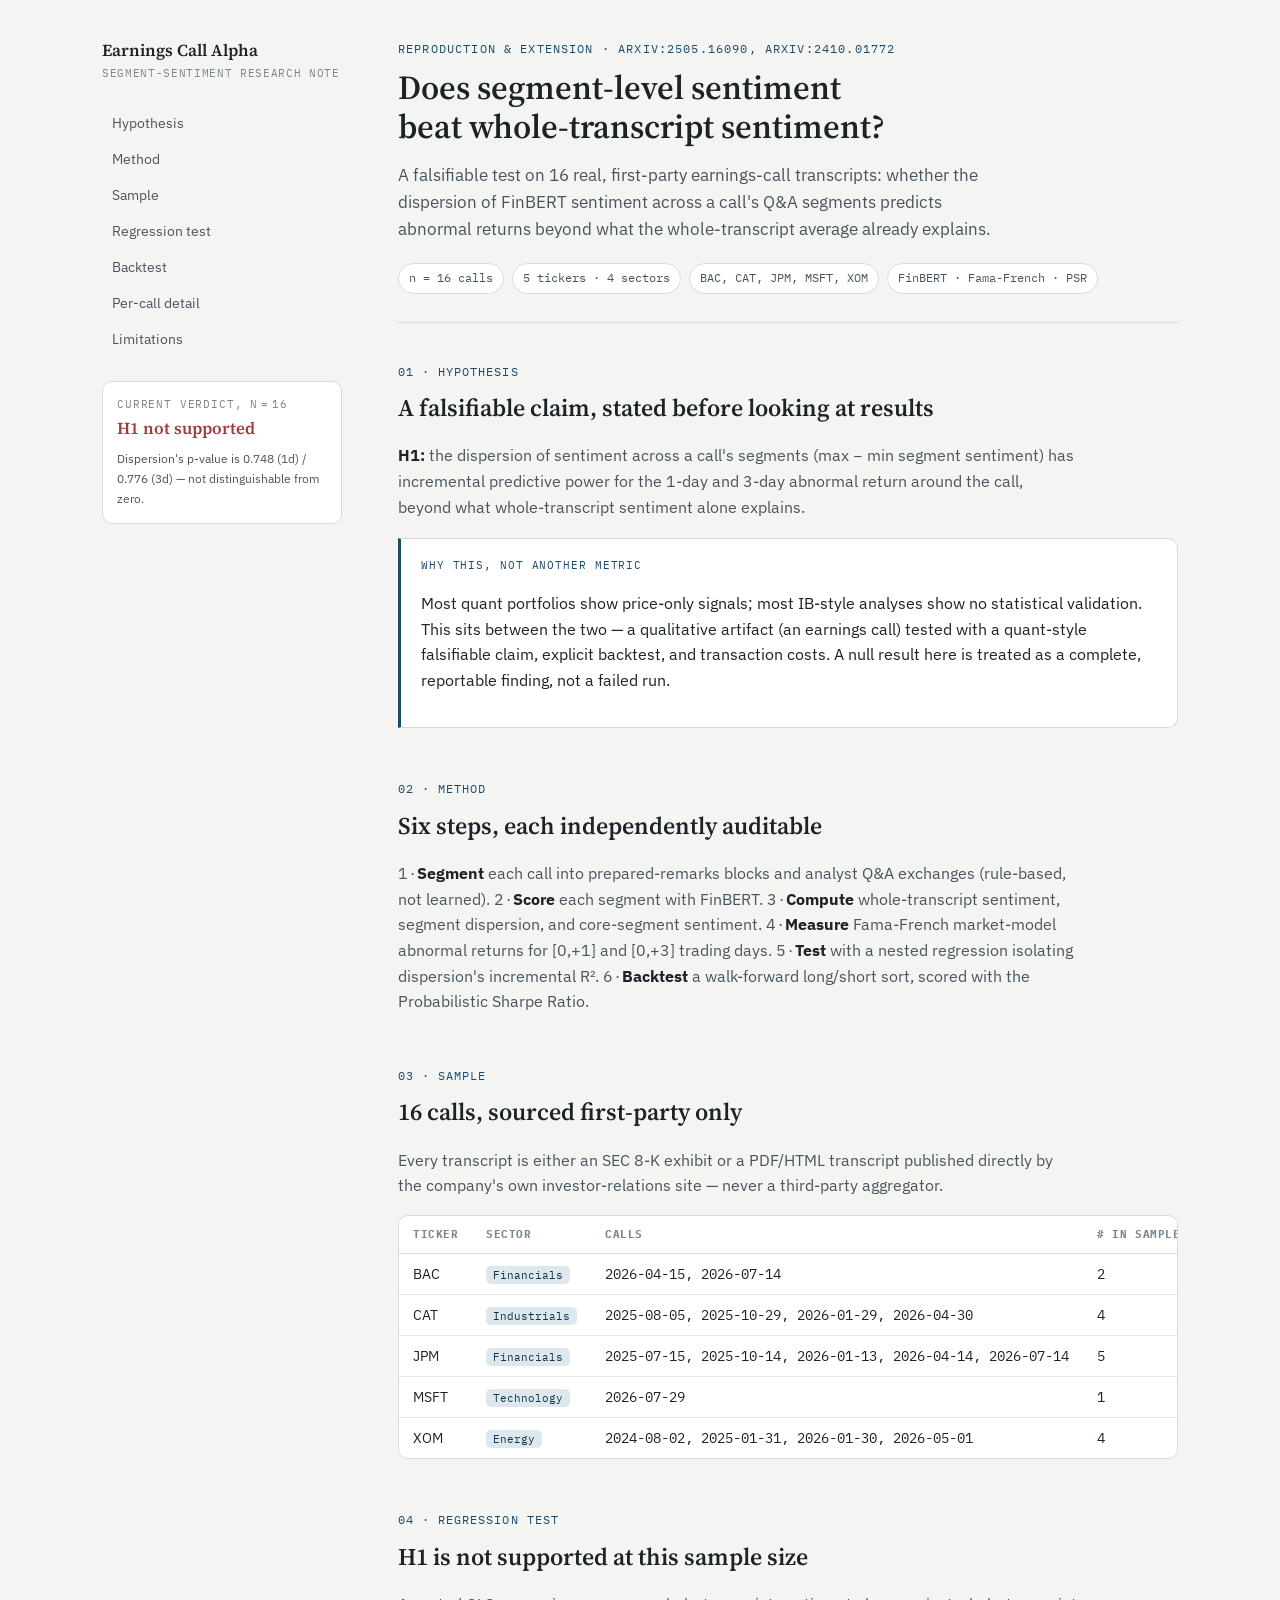
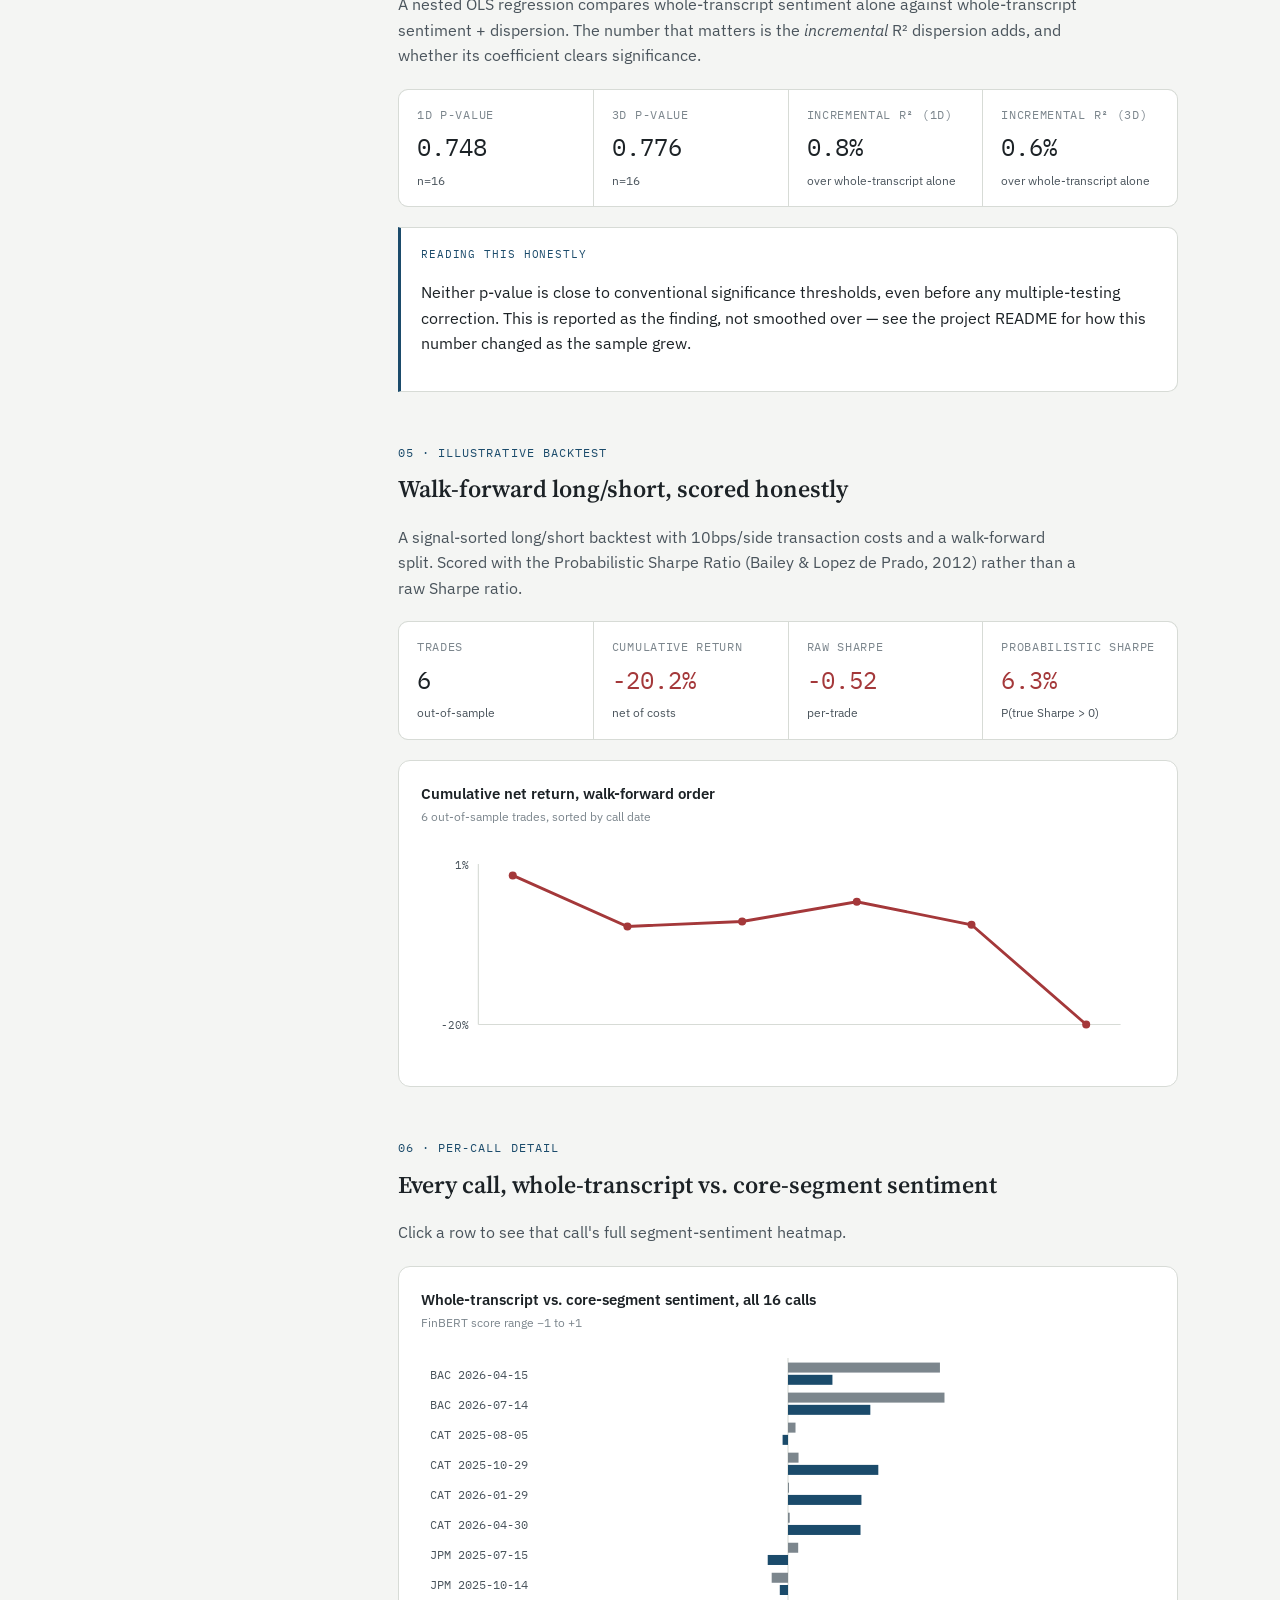
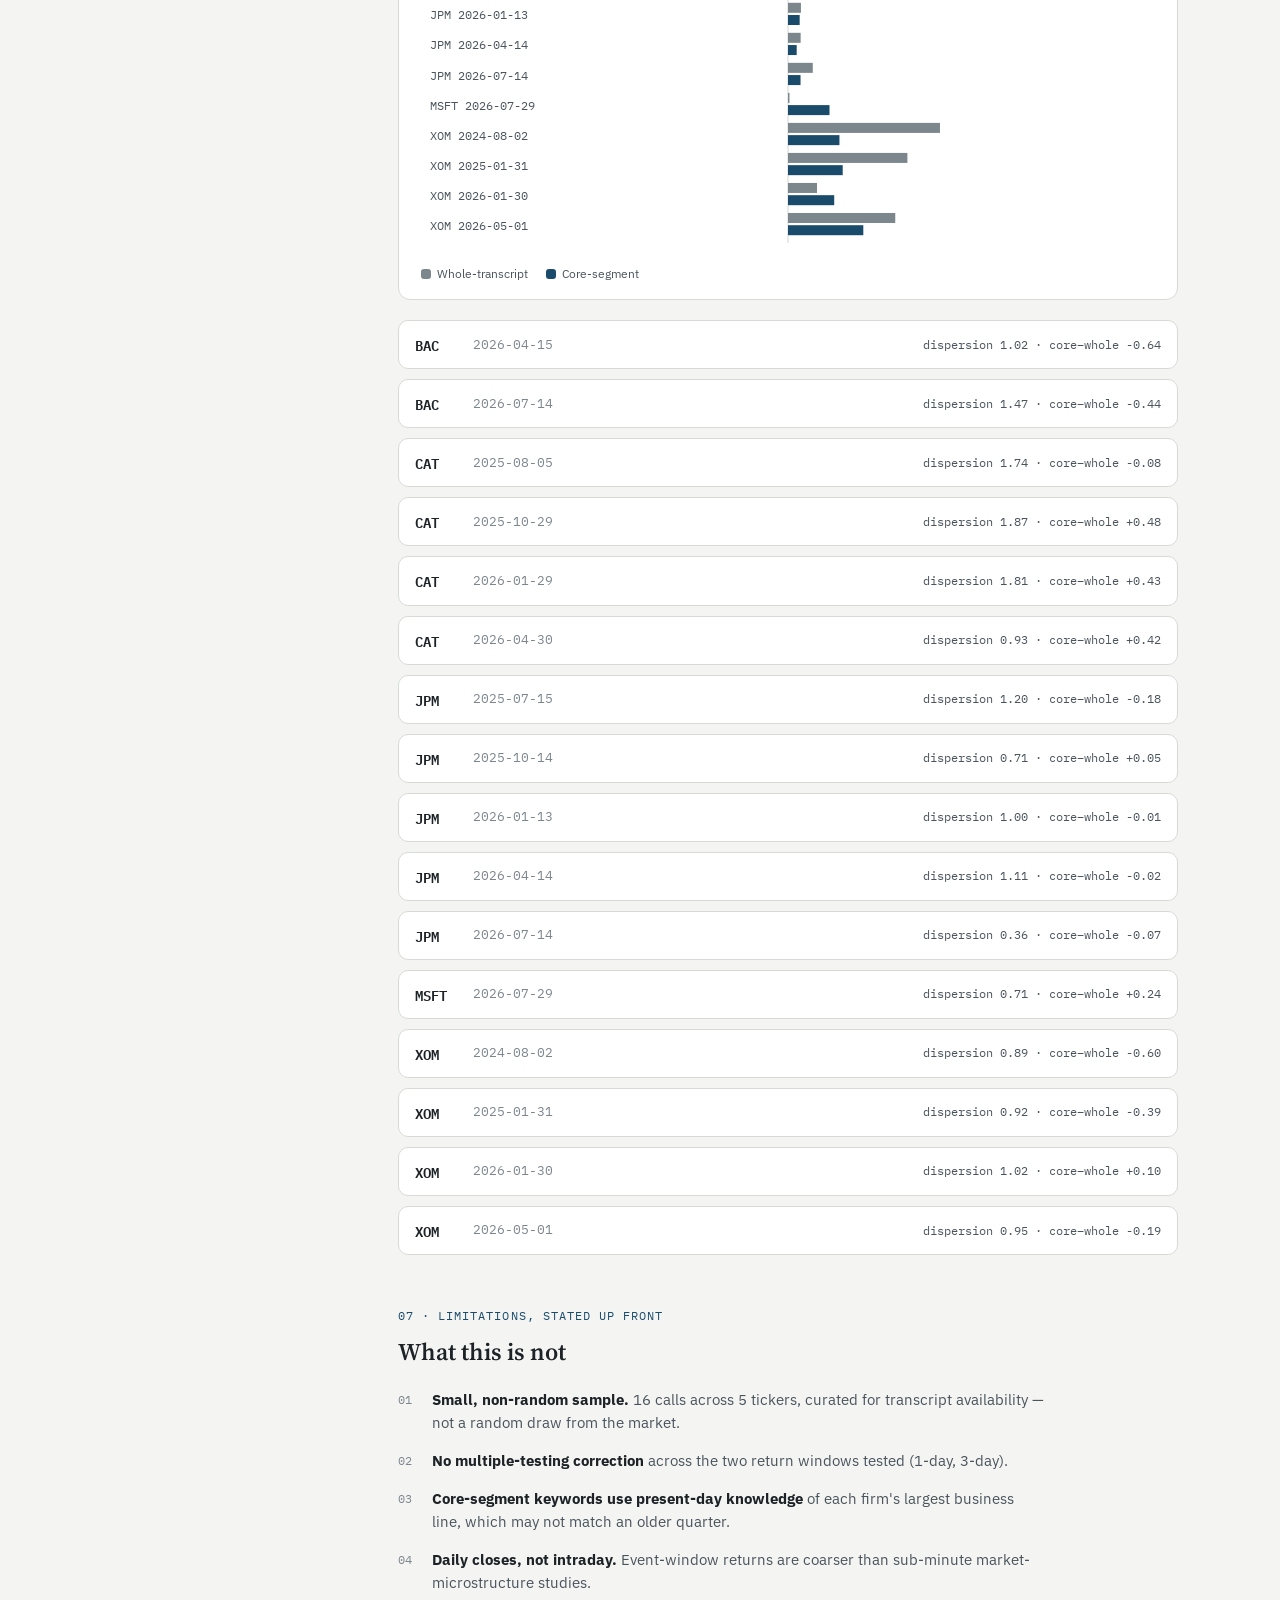
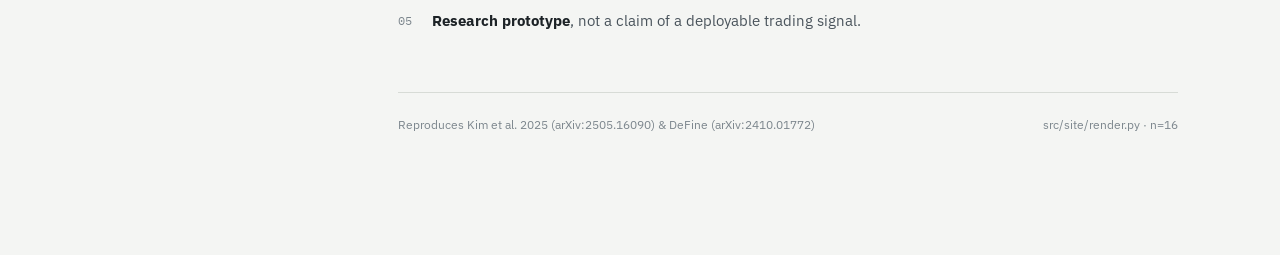
<file: earnings-alpha/index.html>
<!doctype html>
<html lang="en">
<head>
<meta charset="utf-8">
<meta name="viewport" content="width=device-width, initial-scale=1">
<title>Earnings Call Alpha</title>
<meta name="description" content="Segment-level earnings-call sentiment tested against abnormal returns across 16 real transcripts.">
<link rel="icon" href="/favicon.png?v=2" type="image/png">
<link rel="stylesheet" href="https://fonts.googleapis.com/css2?family=Source+Serif+4:ital,wght@0,400;0,600;0,700;1,400&family=IBM+Plex+Sans:wght@400;500;600&family=IBM+Plex+Mono:wght@400;500;600&display=swap">
<style>
  :root {
    --paper: #f4f5f3;
    --paper-raised: #ffffff;
    --ink: #1c2226;
    --ink-soft: #4a545c;
    --ink-faint: #7c868d;
    --line: #d7dbd6;
    --line-soft: #e7e9e5;
    --accent: #1b4b6b;
    --accent-soft: #dde8ee;
    --accent-strong: #123449;
    --pos: #1a7a4c;
    --neg: #a4383a;
    color-scheme: light dark;
  }
  @media (prefers-color-scheme: dark) {
    :root {
      --paper: #14181b; --paper-raised: #1b2124; --ink: #eef0ee;
      --ink-soft: #b7c0c4; --ink-faint: #7e8a8f; --line: #333c3f;
      --line-soft: #262e31; --accent: #6fa8c9; --accent-soft: #1f3441;
      --accent-strong: #9cc5df; --pos: #5cc98c; --neg: #e28486;
    }
  }
  * { box-sizing: border-box; }
  html, body { margin: 0; padding: 0; }
  body {
    background: var(--paper); color: var(--ink);
    font-family: 'IBM Plex Sans', -apple-system, BlinkMacSystemFont, 'Segoe UI', sans-serif;
    font-size: 16px; line-height: 1.6;
  }
  h1, h2, h3 { font-family: 'Source Serif 4', Georgia, serif; color: var(--ink); text-wrap: balance; font-weight: 600; margin: 0; }
  a { color: var(--accent); }
  .shell { display: grid; grid-template-columns: 240px minmax(0, 780px); gap: 0 56px; justify-content: center; max-width: 1180px; margin: 0 auto; padding: 40px 24px 120px; }
  nav.rail { position: sticky; top: 40px; align-self: start; height: max-content; display: flex; flex-direction: column; gap: 18px; }
  .rail-mark { font-family: 'Source Serif 4', serif; font-size: 1.05rem; font-weight: 600; line-height: 1.3; }
  .rail-mark small { display: block; font-family: 'IBM Plex Mono', monospace; font-size: 0.7rem; letter-spacing: 0.06em; color: var(--ink-faint); font-weight: 400; margin-top: 4px; }
  .rail-links { display: flex; flex-direction: column; gap: 2px; margin-top: 8px; }
  .rail-links a { color: var(--ink-soft); text-decoration: none; font-size: 0.86rem; padding: 6px 10px; border-radius: 6px; }
  .rail-links a:hover { color: var(--ink); background: var(--line-soft); }
  .rail-verdict { margin-top: 6px; padding: 14px; border-radius: 10px; background: var(--paper-raised); border: 1px solid var(--line); }
  .rail-verdict .lbl { font-family: 'IBM Plex Mono', monospace; font-size: 0.66rem; letter-spacing: 0.08em; text-transform: uppercase; color: var(--ink-faint); }
  .rail-verdict .val { font-family: 'Source Serif 4', serif; font-size: 1.05rem; font-weight: 600; margin-top: 4px; color: var(--neg); }
  .rail-verdict .sub { font-size: 0.78rem; color: var(--ink-soft); margin-top: 6px; }
  main { min-width: 0; }
  header.masthead { padding-bottom: 28px; border-bottom: 1px solid var(--line); margin-bottom: 40px; }
  .kicker { font-family: 'IBM Plex Mono', monospace; font-size: 0.72rem; letter-spacing: 0.1em; text-transform: uppercase; color: var(--accent); margin-bottom: 10px; }
  h1.title { font-size: 2.1rem; line-height: 1.15; margin-bottom: 12px; }
  .dek { color: var(--ink-soft); font-size: 1.05rem; max-width: 62ch; }
  .meta-row { display: flex; flex-wrap: wrap; gap: 8px; margin-top: 20px; }
  .chip { font-family: 'IBM Plex Mono', monospace; font-size: 0.72rem; padding: 5px 10px; border-radius: 999px; border: 1px solid var(--line); color: var(--ink-soft); background: var(--paper-raised); }
  section { margin-bottom: 52px; scroll-margin-top: 24px; }
  section .eyebrow { font-family: 'IBM Plex Mono', monospace; font-size: 0.72rem; letter-spacing: 0.09em; text-transform: uppercase; color: var(--accent); margin-bottom: 8px; }
  section h2 { font-size: 1.5rem; margin-bottom: 16px; }
  section p { max-width: 68ch; color: var(--ink-soft); }
  section p + p { margin-top: 12px; }
  section p strong { color: var(--ink); }
  .callout { background: var(--paper-raised); border: 1px solid var(--line); border-left: 3px solid var(--accent); border-radius: 0 10px 10px 0; padding: 18px 20px; margin: 18px 0; }
  .callout p { color: var(--ink); max-width: none; }
  .callout .h { font-family: 'IBM Plex Mono', monospace; font-size: 0.7rem; letter-spacing: 0.08em; text-transform: uppercase; color: var(--accent); margin-bottom: 8px; }
  .tiles { display: grid; grid-template-columns: repeat(auto-fit, minmax(150px, 1fr)); gap: 1px; background: var(--line); border: 1px solid var(--line); border-radius: 10px; overflow: hidden; margin: 20px 0; }
  .tile { background: var(--paper-raised); padding: 16px 18px; }
  .tile .k { font-size: 0.72rem; color: var(--ink-faint); text-transform: uppercase; letter-spacing: 0.06em; font-family: 'IBM Plex Mono', monospace; }
  .tile .v { font-family: 'IBM Plex Mono', monospace; font-size: 1.5rem; margin-top: 4px; font-variant-numeric: tabular-nums; }
  .tile .v.neg { color: var(--neg); }
  .tile .v.pos { color: var(--pos); }
  .tile .d { font-size: 0.76rem; color: var(--ink-soft); margin-top: 4px; }
  .chart-card { background: var(--paper-raised); border: 1px solid var(--line); border-radius: 12px; padding: 20px 22px 16px; margin: 20px 0; overflow-x: auto; }
  .chart-card .chart-title { font-size: 0.95rem; font-weight: 600; margin-bottom: 2px; }
  .chart-card .chart-sub { font-size: 0.78rem; color: var(--ink-faint); margin-bottom: 14px; }
  .chart-card svg { display: block; width: 100%; height: auto; min-width: 320px; }
  svg text { fill: var(--ink-soft); font-family: 'IBM Plex Mono', monospace; }
  .legend { display: flex; gap: 18px; flex-wrap: wrap; margin-top: 10px; font-size: 0.75rem; color: var(--ink-soft); }
  .legend span { display: inline-flex; align-items: center; gap: 6px; }
  .swatch { width: 10px; height: 10px; border-radius: 3px; display: inline-block; }
  .tbl-wrap { overflow-x: auto; border: 1px solid var(--line); border-radius: 10px; }
  table { width: 100%; border-collapse: collapse; font-size: 0.86rem; background: var(--paper-raised); }
  thead th { text-align: left; font-family: 'IBM Plex Mono', monospace; font-size: 0.68rem; letter-spacing: 0.05em; text-transform: uppercase; color: var(--ink-faint); padding: 10px 14px; border-bottom: 1px solid var(--line); white-space: nowrap; }
  tbody td { padding: 9px 14px; border-bottom: 1px solid var(--line-soft); font-family: 'IBM Plex Mono', monospace; font-variant-numeric: tabular-nums; white-space: nowrap; }
  tbody td.name { font-family: 'IBM Plex Sans', sans-serif; font-variant-numeric: normal; white-space: normal; }
  tbody tr:last-child td { border-bottom: none; }
  .sector-badge { font-size: 0.68rem; padding: 2px 7px; border-radius: 5px; background: var(--accent-soft); color: var(--accent-strong); }
  details.call-detail { border: 1px solid var(--line); border-radius: 10px; margin-bottom: 10px; background: var(--paper-raised); overflow: hidden; }
  details.call-detail summary { cursor: pointer; padding: 12px 16px; list-style: none; display: flex; align-items: center; justify-content: space-between; gap: 12px; flex-wrap: wrap; }
  details.call-detail summary::-webkit-details-marker { display: none; }
  .sum-left { display: flex; align-items: center; gap: 12px; }
  .sum-ticker { font-family: 'IBM Plex Mono', monospace; font-weight: 600; font-size: 0.9rem; min-width: 46px; }
  .sum-date { font-size: 0.8rem; color: var(--ink-faint); font-family: 'IBM Plex Mono', monospace; }
  .call-detail img { display: block; width: 100%; border-top: 1px solid var(--line); background: #fff; }
  .sum-dispersion { font-family: 'IBM Plex Mono', monospace; font-size: 0.78rem; color: var(--ink-soft); }
  .lim-list { display: flex; flex-direction: column; gap: 14px; margin-top: 16px; }
  .lim-item { display: flex; gap: 14px; }
  .lim-num { font-family: 'IBM Plex Mono', monospace; font-size: 0.75rem; color: var(--ink-faint); padding-top: 2px; min-width: 20px; }
  .lim-body p { margin: 0; color: var(--ink-soft); font-size: 0.92rem; }
  .lim-body strong { color: var(--ink); }
  footer.colophon { margin-top: 60px; padding-top: 22px; border-top: 1px solid var(--line); font-size: 0.78rem; color: var(--ink-faint); display: flex; justify-content: space-between; flex-wrap: wrap; gap: 10px; }
  @media (max-width: 880px) {
    .shell { grid-template-columns: 1fr; padding: 0 0 80px; }
    nav.rail { position: sticky; top: 0; z-index: 10; flex-direction: column; gap: 0; background: var(--paper); border-bottom: 1px solid var(--line); padding: 14px 20px 0; width: 100%; overflow: hidden; }
    .rail-mark { white-space: nowrap; font-size: 0.95rem; margin-bottom: 10px; }
    .rail-mark small { display: none; }
    .rail-links {
      flex-direction: row; flex-wrap: nowrap; margin-top: 0; gap: 4px;
      overflow-x: auto; -webkit-overflow-scrolling: touch;
      width: 100%; min-width: 0;
      /* fade the right edge so a scrollable nav never looks like clipped text */
      mask-image: linear-gradient(to right, black calc(100% - 28px), transparent 100%);
      padding-bottom: 12px;
    }
    .rail-links a { padding: 6px 10px; white-space: nowrap; flex-shrink: 0; border-radius: 999px; background: var(--paper-raised); border: 1px solid var(--line); }
    .rail-verdict { display: none; }
    main { padding: 24px 20px 0; }
    h1.title { font-size: 1.6rem; }
    .dek { font-size: 0.95rem; }
    .meta-row .chip { font-size: 0.68rem; }
  }

  @media (max-width: 520px) {
    nav.rail { padding: 12px 14px 0; }
    main { padding: 20px 14px 0; }
    .shell { padding-bottom: 64px; }
    h1.title { font-size: 1.35rem; }
    section h2 { font-size: 1.2rem; }
    .chart-card { padding: 14px 12px 12px; }
    .tile { padding: 12px 14px; }
    .tile .v { font-size: 1.25rem; }
    details.call-detail summary { flex-direction: column; align-items: flex-start; gap: 6px; }
    footer.colophon { flex-direction: column; }
  }
</style>
</head>
<body>
<div class="shell">
  <nav class="rail">
    <div class="rail-mark">Earnings Call Alpha<small>SEGMENT-SENTIMENT RESEARCH NOTE</small></div>
    <div class="rail-links">
      <a href="#hypothesis">Hypothesis</a>
      <a href="#method">Method</a>
      <a href="#sample">Sample</a>
      <a href="#regression">Regression test</a>
      <a href="#backtest">Backtest</a>
      <a href="#calls">Per-call detail</a>
      <a href="#limits">Limitations</a>
    </div>
    <div class="rail-verdict">
      <div class="lbl">Current verdict, n&#8201;=&#8201;16</div>
      
      <div class="val">H1 not supported</div>
      <div class="sub">Dispersion's p-value is 0.748 (1d) / 0.776 (3d) &mdash; not distinguishable from zero.</div>
      
    </div>
  </nav>

  <main>
    <header class="masthead">
      <div class="kicker">Reproduction &amp; extension &middot; arXiv:2505.16090, arXiv:2410.01772</div>
      <h1 class="title">Does segment-level sentiment beat whole-transcript sentiment?</h1>
      <p class="dek">A falsifiable test on 16 real, first-party earnings-call transcripts: whether the dispersion of FinBERT sentiment across a call's Q&amp;A segments predicts abnormal returns beyond what the whole-transcript average already explains.</p>
      <div class="meta-row">
        <span class="chip">n = 16 calls</span>
        <span class="chip">5 tickers &middot; 4 sectors</span>
        <span class="chip">BAC, CAT, JPM, MSFT, XOM</span>
        <span class="chip">FinBERT &middot; Fama-French &middot; PSR</span>
      </div>
    </header>

    <section id="hypothesis">
      <div class="eyebrow">01 &middot; Hypothesis</div>
      <h2>A falsifiable claim, stated before looking at results</h2>
      <p><strong>H1:</strong> the dispersion of sentiment across a call's segments (max&nbsp;&minus;&nbsp;min segment sentiment) has incremental predictive power for the 1-day and 3-day abnormal return around the call, beyond what whole-transcript sentiment alone explains.</p>
      <div class="callout">
        <div class="h">Why this, not another metric</div>
        <p>Most quant portfolios show price-only signals; most IB-style analyses show no statistical validation. This sits between the two &mdash; a qualitative artifact (an earnings call) tested with a quant-style falsifiable claim, explicit backtest, and transaction costs. A null result here is treated as a complete, reportable finding, not a failed run.</p>
      </div>
    </section>

    <section id="method">
      <div class="eyebrow">02 &middot; Method</div>
      <h2>Six steps, each independently auditable</h2>
      <p>1&#8201;&middot;&#8201;<strong>Segment</strong> each call into prepared-remarks blocks and analyst Q&amp;A exchanges (rule-based, not learned). 2&#8201;&middot;&#8201;<strong>Score</strong> each segment with FinBERT. 3&#8201;&middot;&#8201;<strong>Compute</strong> whole-transcript sentiment, segment dispersion, and core-segment sentiment. 4&#8201;&middot;&#8201;<strong>Measure</strong> Fama-French market-model abnormal returns for [0,+1] and [0,+3] trading days. 5&#8201;&middot;&#8201;<strong>Test</strong> with a nested regression isolating dispersion's incremental R&sup2;. 6&#8201;&middot;&#8201;<strong>Backtest</strong> a walk-forward long/short sort, scored with the Probabilistic Sharpe Ratio.</p>
    </section>

    <section id="sample">
      <div class="eyebrow">03 &middot; Sample</div>
      <h2>16 calls, sourced first-party only</h2>
      <p>Every transcript is either an SEC 8-K exhibit or a PDF/HTML transcript published directly by the company's own investor-relations site &mdash; never a third-party aggregator.</p>
      <div class="tbl-wrap">
        <table>
          <thead><tr><th>Ticker</th><th>Sector</th><th>Calls</th><th># in sample</th></tr></thead>
          <tbody>
          
            <tr><td class="name">BAC</td><td><span class="sector-badge">Financials</span></td><td>2026-04-15, 2026-07-14</td><td>2</td></tr>
          
            <tr><td class="name">CAT</td><td><span class="sector-badge">Industrials</span></td><td>2025-08-05, 2025-10-29, 2026-01-29, 2026-04-30</td><td>4</td></tr>
          
            <tr><td class="name">JPM</td><td><span class="sector-badge">Financials</span></td><td>2025-07-15, 2025-10-14, 2026-01-13, 2026-04-14, 2026-07-14</td><td>5</td></tr>
          
            <tr><td class="name">MSFT</td><td><span class="sector-badge">Technology</span></td><td>2026-07-29</td><td>1</td></tr>
          
            <tr><td class="name">XOM</td><td><span class="sector-badge">Energy</span></td><td>2024-08-02, 2025-01-31, 2026-01-30, 2026-05-01</td><td>4</td></tr>
          
          </tbody>
        </table>
      </div>
    </section>

    <section id="regression">
      <div class="eyebrow">04 &middot; Regression test</div>
      
      <h2>H1 is not supported at this sample size</h2>
      <p>A nested OLS regression compares whole-transcript sentiment alone against whole-transcript sentiment&nbsp;+&nbsp;dispersion. The number that matters is the <em>incremental</em> R&sup2; dispersion adds, and whether its coefficient clears significance.</p>
      <div class="tiles">
        <div class="tile"><div class="k">1d p-value</div><div class="v">0.748</div><div class="d">n=16</div></div>
        <div class="tile"><div class="k">3d p-value</div><div class="v">0.776</div><div class="d">n=16</div></div>
        <div class="tile"><div class="k">Incremental R&sup2; (1d)</div><div class="v">0.8%</div><div class="d">over whole-transcript alone</div></div>
        <div class="tile"><div class="k">Incremental R&sup2; (3d)</div><div class="v">0.6%</div><div class="d">over whole-transcript alone</div></div>
      </div>
      <div class="callout">
        <div class="h">Reading this honestly</div>
        <p>Neither p-value is close to conventional significance thresholds, even before any multiple-testing correction. This is reported as the finding, not smoothed over &mdash; see the project README for how this number changed as the sample grew.</p>
      </div>
      
    </section>

    <section id="backtest">
      <div class="eyebrow">05 &middot; Illustrative backtest</div>
      
      <h2>Walk-forward long/short, scored honestly</h2>
      <p>A signal-sorted long/short backtest with 10bps/side transaction costs and a walk-forward split. Scored with the Probabilistic Sharpe Ratio (Bailey &amp; Lopez de Prado, 2012) rather than a raw Sharpe ratio.</p>
      <div class="tiles">
        <div class="tile"><div class="k">Trades</div><div class="v">6</div><div class="d">out-of-sample</div></div>
        <div class="tile"><div class="k">Cumulative return</div><div class="v neg">-20.2%</div><div class="d">net of costs</div></div>
        <div class="tile"><div class="k">Raw Sharpe</div><div class="v neg">-0.52</div><div class="d">per-trade</div></div>
        <div class="tile"><div class="k">Probabilistic Sharpe</div><div class="v neg">6.3%</div><div class="d">P(true Sharpe &gt; 0)</div></div>
      </div>
      
      <div class="chart-card">
        <div class="chart-title">Cumulative net return, walk-forward order</div>
        <div class="chart-sub">6 out-of-sample trades, sorted by call date</div>
        
        
        
        
        <svg viewBox="0 0 640 200" role="img" aria-label="Line chart of cumulative net backtest return across 6 trades">
          <line x1="50" y1="20" x2="50" y2="160" stroke="var(--line)" stroke-width="1"/>
          <line x1="50" y1="160" x2="610" y2="160" stroke="var(--line)" stroke-width="1"/>
          <text x="42" y="24" text-anchor="end" font-size="10">1%</text>
          <text x="42" y="164" text-anchor="end" font-size="10">-20%</text>
          <polyline points="80.0,30.0 180.0,74.5 280.0,70.2 380.0,53.0 480.0,73.0 580.0,160.0" fill="none" stroke="var(--neg)" stroke-width="2.5"/>
          
          <circle cx="80.0" cy="30.0" r="3.5" fill="var(--neg)"/>
          
          <circle cx="180.0" cy="74.5" r="3.5" fill="var(--neg)"/>
          
          <circle cx="280.0" cy="70.2" r="3.5" fill="var(--neg)"/>
          
          <circle cx="380.0" cy="53.0" r="3.5" fill="var(--neg)"/>
          
          <circle cx="480.0" cy="73.0" r="3.5" fill="var(--neg)"/>
          
          <circle cx="580.0" cy="160.0" r="3.5" fill="var(--neg)"/>
          
        </svg>
      </div>
      
      
    </section>

    <section id="calls">
      <div class="eyebrow">06 &middot; Per-call detail</div>
      <h2>Every call, whole-transcript vs. core-segment sentiment</h2>
      <p>Click a row to see that call's full segment-sentiment heatmap.</p>

      <div class="chart-card">
        <div class="chart-title">Whole-transcript vs. core-segment sentiment, all 16 calls</div>
        <div class="chart-sub">FinBERT score range &minus;1 to +1</div>
        <svg viewBox="0 0 660 456" role="img" aria-label="Diverging bar chart comparing whole-transcript sentiment to core-segment sentiment for each call">
          <line x1="330" y1="10" x2="330" y2="446" stroke="var(--line)" stroke-width="1"/>
          
          
          <text x="8" y="29" font-size="10.5" font-family="'IBM Plex Sans', sans-serif">BAC 2026-04-15</text>
          <rect x="330" y="14" width="136.62" height="9" fill="var(--ink-faint)"/>
          
          <rect x="330" y="25" width="39.95" height="9" fill="var(--accent)"/>
          
          
          
          <text x="8" y="56" font-size="10.5" font-family="'IBM Plex Sans', sans-serif">BAC 2026-07-14</text>
          <rect x="330" y="41" width="140.71" height="9" fill="var(--ink-faint)"/>
          
          <rect x="330" y="52" width="74.02" height="9" fill="var(--accent)"/>
          
          
          
          <text x="8" y="83" font-size="10.5" font-family="'IBM Plex Sans', sans-serif">CAT 2025-08-05</text>
          <rect x="330" y="68" width="6.75" height="9" fill="var(--ink-faint)"/>
          
          <rect x="325.14" y="79" width="4.86" height="9" fill="var(--accent)"/>
          
          
          
          <text x="8" y="110" font-size="10.5" font-family="'IBM Plex Sans', sans-serif">CAT 2025-10-29</text>
          <rect x="330" y="95" width="9.47" height="9" fill="var(--ink-faint)"/>
          
          <rect x="330" y="106" width="81.2" height="9" fill="var(--accent)"/>
          
          
          
          <text x="8" y="137" font-size="10.5" font-family="'IBM Plex Sans', sans-serif">CAT 2026-01-29</text>
          <rect x="330" y="122" width="0.89" height="9" fill="var(--ink-faint)"/>
          
          <rect x="330" y="133" width="66.03" height="9" fill="var(--accent)"/>
          
          
          
          <text x="8" y="164" font-size="10.5" font-family="'IBM Plex Sans', sans-serif">CAT 2026-04-30</text>
          <rect x="330" y="149" width="1.53" height="9" fill="var(--ink-faint)"/>
          
          <rect x="330" y="160" width="65.2" height="9" fill="var(--accent)"/>
          
          
          
          <text x="8" y="191" font-size="10.5" font-family="'IBM Plex Sans', sans-serif">JPM 2025-07-15</text>
          <rect x="330" y="176" width="9.16" height="9" fill="var(--ink-faint)"/>
          
          <rect x="311.77" y="187" width="18.23" height="9" fill="var(--accent)"/>
          
          
          
          <text x="8" y="218" font-size="10.5" font-family="'IBM Plex Sans', sans-serif">JPM 2025-10-14</text>
          <rect x="315.33" y="203" width="14.67" height="9" fill="var(--ink-faint)"/>
          
          <rect x="322.63" y="214" width="7.37" height="9" fill="var(--accent)"/>
          
          
          
          <text x="8" y="245" font-size="10.5" font-family="'IBM Plex Sans', sans-serif">JPM 2026-01-13</text>
          <rect x="330" y="230" width="11.63" height="9" fill="var(--ink-faint)"/>
          
          <rect x="330" y="241" width="10.49" height="9" fill="var(--accent)"/>
          
          
          
          <text x="8" y="272" font-size="10.5" font-family="'IBM Plex Sans', sans-serif">JPM 2026-04-14</text>
          <rect x="330" y="257" width="11.36" height="9" fill="var(--ink-faint)"/>
          
          <rect x="330" y="268" width="7.81" height="9" fill="var(--accent)"/>
          
          
          
          <text x="8" y="299" font-size="10.5" font-family="'IBM Plex Sans', sans-serif">JPM 2026-07-14</text>
          <rect x="330" y="284" width="22.28" height="9" fill="var(--ink-faint)"/>
          
          <rect x="330" y="295" width="11.26" height="9" fill="var(--accent)"/>
          
          
          
          <text x="8" y="326" font-size="10.5" font-family="'IBM Plex Sans', sans-serif">MSFT 2026-07-29</text>
          <rect x="330" y="311" width="1.32" height="9" fill="var(--ink-faint)"/>
          
          <rect x="330" y="322" width="37.32" height="9" fill="var(--accent)"/>
          
          
          
          <text x="8" y="353" font-size="10.5" font-family="'IBM Plex Sans', sans-serif">XOM 2024-08-02</text>
          <rect x="330" y="338" width="136.64" height="9" fill="var(--ink-faint)"/>
          
          <rect x="330" y="349" width="46.26" height="9" fill="var(--accent)"/>
          
          
          
          <text x="8" y="380" font-size="10.5" font-family="'IBM Plex Sans', sans-serif">XOM 2025-01-31</text>
          <rect x="330" y="365" width="107.36" height="9" fill="var(--ink-faint)"/>
          
          <rect x="330" y="376" width="49.19" height="9" fill="var(--accent)"/>
          
          
          
          <text x="8" y="407" font-size="10.5" font-family="'IBM Plex Sans', sans-serif">XOM 2026-01-30</text>
          <rect x="330" y="392" width="26.09" height="9" fill="var(--ink-faint)"/>
          
          <rect x="330" y="403" width="41.56" height="9" fill="var(--accent)"/>
          
          
          
          <text x="8" y="434" font-size="10.5" font-family="'IBM Plex Sans', sans-serif">XOM 2026-05-01</text>
          <rect x="330" y="419" width="96.44" height="9" fill="var(--ink-faint)"/>
          
          <rect x="330" y="430" width="67.72" height="9" fill="var(--accent)"/>
          
          
        </svg>
        <div class="legend"><span><span class="swatch" style="background:var(--ink-faint)"></span>Whole-transcript</span><span><span class="swatch" style="background:var(--accent)"></span>Core-segment</span></div>
      </div>

      
      <details class="call-detail">
        <summary>
          <span class="sum-left"><span class="sum-ticker">BAC</span><span class="sum-date">2026-04-15</span></span>
          <span class="sum-dispersion">dispersion 1.02 &middot; core&minus;whole -0.64</span>
        </summary>
        <img src="figures/BAC_2026-04-15_segment_heatmap.png" alt="Segment sentiment heatmap for BAC 2026-04-15" loading="lazy">
      </details>
      
      <details class="call-detail">
        <summary>
          <span class="sum-left"><span class="sum-ticker">BAC</span><span class="sum-date">2026-07-14</span></span>
          <span class="sum-dispersion">dispersion 1.47 &middot; core&minus;whole -0.44</span>
        </summary>
        <img src="figures/BAC_2026-07-14_segment_heatmap.png" alt="Segment sentiment heatmap for BAC 2026-07-14" loading="lazy">
      </details>
      
      <details class="call-detail">
        <summary>
          <span class="sum-left"><span class="sum-ticker">CAT</span><span class="sum-date">2025-08-05</span></span>
          <span class="sum-dispersion">dispersion 1.74 &middot; core&minus;whole -0.08</span>
        </summary>
        <img src="figures/CAT_2025-08-05_segment_heatmap.png" alt="Segment sentiment heatmap for CAT 2025-08-05" loading="lazy">
      </details>
      
      <details class="call-detail">
        <summary>
          <span class="sum-left"><span class="sum-ticker">CAT</span><span class="sum-date">2025-10-29</span></span>
          <span class="sum-dispersion">dispersion 1.87 &middot; core&minus;whole +0.48</span>
        </summary>
        <img src="figures/CAT_2025-10-29_segment_heatmap.png" alt="Segment sentiment heatmap for CAT 2025-10-29" loading="lazy">
      </details>
      
      <details class="call-detail">
        <summary>
          <span class="sum-left"><span class="sum-ticker">CAT</span><span class="sum-date">2026-01-29</span></span>
          <span class="sum-dispersion">dispersion 1.81 &middot; core&minus;whole +0.43</span>
        </summary>
        <img src="figures/CAT_2026-01-29_segment_heatmap.png" alt="Segment sentiment heatmap for CAT 2026-01-29" loading="lazy">
      </details>
      
      <details class="call-detail">
        <summary>
          <span class="sum-left"><span class="sum-ticker">CAT</span><span class="sum-date">2026-04-30</span></span>
          <span class="sum-dispersion">dispersion 0.93 &middot; core&minus;whole +0.42</span>
        </summary>
        <img src="figures/CAT_2026-04-30_segment_heatmap.png" alt="Segment sentiment heatmap for CAT 2026-04-30" loading="lazy">
      </details>
      
      <details class="call-detail">
        <summary>
          <span class="sum-left"><span class="sum-ticker">JPM</span><span class="sum-date">2025-07-15</span></span>
          <span class="sum-dispersion">dispersion 1.20 &middot; core&minus;whole -0.18</span>
        </summary>
        <img src="figures/JPM_2025-07-15_segment_heatmap.png" alt="Segment sentiment heatmap for JPM 2025-07-15" loading="lazy">
      </details>
      
      <details class="call-detail">
        <summary>
          <span class="sum-left"><span class="sum-ticker">JPM</span><span class="sum-date">2025-10-14</span></span>
          <span class="sum-dispersion">dispersion 0.71 &middot; core&minus;whole +0.05</span>
        </summary>
        <img src="figures/JPM_2025-10-14_segment_heatmap.png" alt="Segment sentiment heatmap for JPM 2025-10-14" loading="lazy">
      </details>
      
      <details class="call-detail">
        <summary>
          <span class="sum-left"><span class="sum-ticker">JPM</span><span class="sum-date">2026-01-13</span></span>
          <span class="sum-dispersion">dispersion 1.00 &middot; core&minus;whole -0.01</span>
        </summary>
        <img src="figures/JPM_2026-01-13_segment_heatmap.png" alt="Segment sentiment heatmap for JPM 2026-01-13" loading="lazy">
      </details>
      
      <details class="call-detail">
        <summary>
          <span class="sum-left"><span class="sum-ticker">JPM</span><span class="sum-date">2026-04-14</span></span>
          <span class="sum-dispersion">dispersion 1.11 &middot; core&minus;whole -0.02</span>
        </summary>
        <img src="figures/JPM_2026-04-14_segment_heatmap.png" alt="Segment sentiment heatmap for JPM 2026-04-14" loading="lazy">
      </details>
      
      <details class="call-detail">
        <summary>
          <span class="sum-left"><span class="sum-ticker">JPM</span><span class="sum-date">2026-07-14</span></span>
          <span class="sum-dispersion">dispersion 0.36 &middot; core&minus;whole -0.07</span>
        </summary>
        <img src="figures/JPM_2026-07-14_segment_heatmap.png" alt="Segment sentiment heatmap for JPM 2026-07-14" loading="lazy">
      </details>
      
      <details class="call-detail">
        <summary>
          <span class="sum-left"><span class="sum-ticker">MSFT</span><span class="sum-date">2026-07-29</span></span>
          <span class="sum-dispersion">dispersion 0.71 &middot; core&minus;whole +0.24</span>
        </summary>
        <img src="figures/MSFT_2026-07-29_segment_heatmap.png" alt="Segment sentiment heatmap for MSFT 2026-07-29" loading="lazy">
      </details>
      
      <details class="call-detail">
        <summary>
          <span class="sum-left"><span class="sum-ticker">XOM</span><span class="sum-date">2024-08-02</span></span>
          <span class="sum-dispersion">dispersion 0.89 &middot; core&minus;whole -0.60</span>
        </summary>
        <img src="figures/XOM_2024-08-02_segment_heatmap.png" alt="Segment sentiment heatmap for XOM 2024-08-02" loading="lazy">
      </details>
      
      <details class="call-detail">
        <summary>
          <span class="sum-left"><span class="sum-ticker">XOM</span><span class="sum-date">2025-01-31</span></span>
          <span class="sum-dispersion">dispersion 0.92 &middot; core&minus;whole -0.39</span>
        </summary>
        <img src="figures/XOM_2025-01-31_segment_heatmap.png" alt="Segment sentiment heatmap for XOM 2025-01-31" loading="lazy">
      </details>
      
      <details class="call-detail">
        <summary>
          <span class="sum-left"><span class="sum-ticker">XOM</span><span class="sum-date">2026-01-30</span></span>
          <span class="sum-dispersion">dispersion 1.02 &middot; core&minus;whole +0.10</span>
        </summary>
        <img src="figures/XOM_2026-01-30_segment_heatmap.png" alt="Segment sentiment heatmap for XOM 2026-01-30" loading="lazy">
      </details>
      
      <details class="call-detail">
        <summary>
          <span class="sum-left"><span class="sum-ticker">XOM</span><span class="sum-date">2026-05-01</span></span>
          <span class="sum-dispersion">dispersion 0.95 &middot; core&minus;whole -0.19</span>
        </summary>
        <img src="figures/XOM_2026-05-01_segment_heatmap.png" alt="Segment sentiment heatmap for XOM 2026-05-01" loading="lazy">
      </details>
      
    </section>

    <section id="limits">
      <div class="eyebrow">07 &middot; Limitations, stated up front</div>
      <h2>What this is not</h2>
      <div class="lim-list">
        <div class="lim-item"><div class="lim-num">01</div><div class="lim-body"><p><strong>Small, non-random sample.</strong> 16 calls across 5 tickers, curated for transcript availability &mdash; not a random draw from the market.</p></div></div>
        <div class="lim-item"><div class="lim-num">02</div><div class="lim-body"><p><strong>No multiple-testing correction</strong> across the two return windows tested (1-day, 3-day).</p></div></div>
        <div class="lim-item"><div class="lim-num">03</div><div class="lim-body"><p><strong>Core-segment keywords use present-day knowledge</strong> of each firm's largest business line, which may not match an older quarter.</p></div></div>
        <div class="lim-item"><div class="lim-num">04</div><div class="lim-body"><p><strong>Daily closes, not intraday.</strong> Event-window returns are coarser than sub-minute market-microstructure studies.</p></div></div>
        <div class="lim-item"><div class="lim-num">05</div><div class="lim-body"><p><strong>Research prototype</strong>, not a claim of a deployable trading signal.</p></div></div>
      </div>
    </section>

    <footer class="colophon">
      <span>Reproduces Kim et al. 2025 (arXiv:2505.16090) &amp; DeFine (arXiv:2410.01772)</span>
      <span>src/site/render.py &middot; n=16</span>
    </footer>
  </main>
</div>
</body>
</html>
</file>
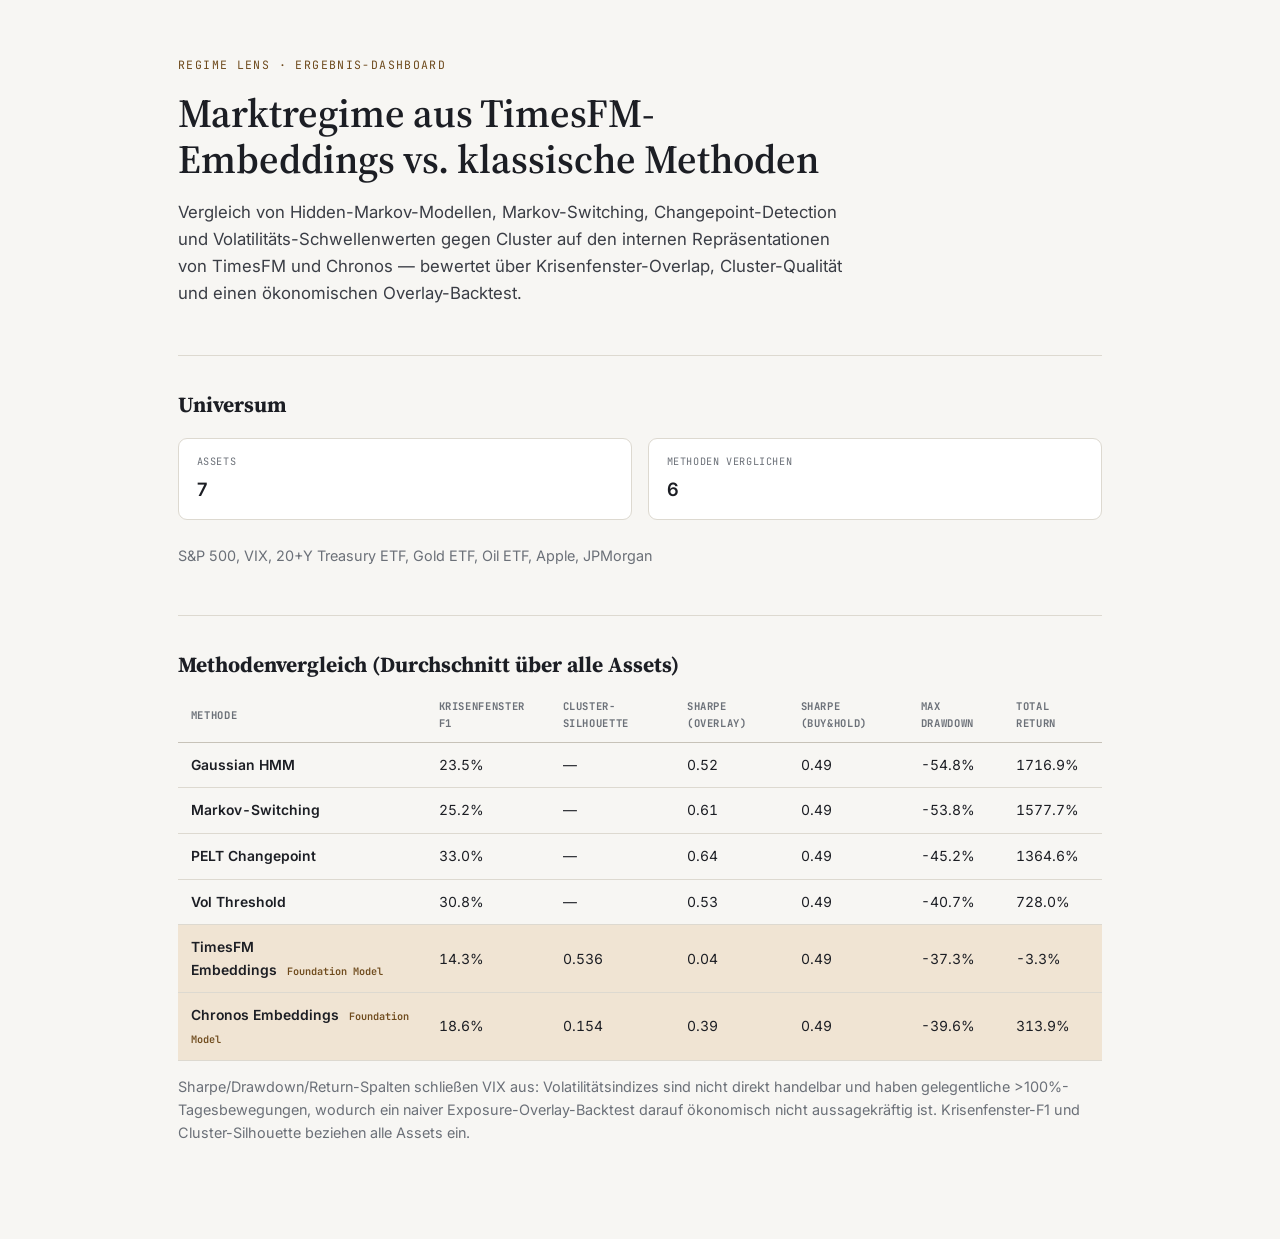
<file: regime-lens/index.html>
<!doctype html>
<html lang="de" data-theme="light">
<head>
<meta charset="utf-8">
<meta name="viewport" content="width=device-width, initial-scale=1">
<title>Regime Lens — Ergebnisse</title>
<link rel="icon" href="/favicon.png?v=2" type="image/png">
<link rel="stylesheet" href="https://fonts.googleapis.com/css2?family=Source+Serif+4:ital,opsz,wght@0,8..60,400;0,8..60,600;0,8..60,700;1,8..60,400&family=Inter:wght@400;500;600&family=JetBrains+Mono:wght@400;500;600&display=swap">
<style>
:root {
  --bg: #f7f6f3; --bg-raised: #ffffff; --ink: #1c1e24; --ink-soft: #3a3d45;
  --muted: #6b7078; --faint: #9a9da3; --accent: #a8722f; --accent-soft: #f0e4d3;
  --accent-ink: #6e4a1c; --line: #ddd9d0; --line-strong: #c7c2b8; --code-bg: #eeece6;
  --calm: #4a7c6e; --calm-soft: #dfeae5; --new: #a8722f; --new-soft: #f0e4d3;
}
* { box-sizing: border-box; }
body { background: var(--bg); color: var(--ink); font-family: 'Inter', system-ui, sans-serif; line-height: 1.6; margin: 0; }
.page { max-width: 980px; margin: 0 auto; padding: 3.5rem 1.75rem 5rem; }
.eyebrow { font-family: 'JetBrains Mono', monospace; font-size: .72rem; letter-spacing: .12em; text-transform: uppercase; color: var(--accent-ink); margin-bottom: 1rem; }
h1 { font-family: 'Source Serif 4', Georgia, serif; font-weight: 600; font-size: clamp(1.9rem, 4vw, 2.5rem); line-height: 1.15; margin: 0 0 .8rem; text-wrap: balance; }
.dek { font-size: 1.05rem; color: var(--ink-soft); max-width: 62ch; }
section { margin-top: 3rem; padding-top: 2rem; border-top: 1px solid var(--line); }
h2 { font-family: 'Source Serif 4', Georgia, serif; font-size: 1.35rem; margin: 0 0 1rem; }
.table-wrap { overflow-x: auto; }
table { width: 100%; border-collapse: collapse; font-size: .87rem; min-width: 640px; }
thead th { text-align: left; font-family: 'JetBrains Mono', monospace; font-size: .66rem; letter-spacing: .06em; text-transform: uppercase; color: var(--muted); padding: 0 .8rem .6rem; border-bottom: 1px solid var(--line-strong); }
tbody td { padding: .7rem .8rem; border-bottom: 1px solid var(--line); font-variant-numeric: tabular-nums; }
tbody tr.is-new { background: var(--new-soft); }
tbody td:first-child { font-weight: 600; }
.tag { font-family: 'JetBrains Mono', monospace; font-size: .64rem; padding: .1em .5em; border-radius: 5px; background: var(--new-soft); color: var(--accent-ink); margin-left: .5em; }
.empty { background: var(--bg-raised); border: 1px dashed var(--line-strong); border-radius: 10px; padding: 2rem; color: var(--muted); font-size: .95rem; }
.empty code { font-family: 'JetBrains Mono', monospace; background: var(--code-bg); padding: .15em .4em; border-radius: 4px; }
.stat-row { display: flex; gap: 1rem; flex-wrap: wrap; margin-bottom: 1.5rem; }
.stat { background: var(--bg-raised); border: 1px solid var(--line); border-radius: 9px; padding: .9rem 1.1rem; flex: 1 1 180px; }
.stat-label { font-family: 'JetBrains Mono', monospace; font-size: .64rem; text-transform: uppercase; letter-spacing: .06em; color: var(--muted); margin-bottom: .3rem; }
.stat-value { font-size: 1.15rem; font-weight: 600; }
.universe-list { font-size: .9rem; color: var(--muted); }
</style>
</head>
<body>
<div class="page">
  <div class="eyebrow">Regime Lens · Ergebnis-Dashboard</div>
  <h1>Marktregime aus TimesFM-Embeddings vs. klassische Methoden</h1>
  <p class="dek">Vergleich von Hidden-Markov-Modellen, Markov-Switching, Changepoint-Detection und Volatilitäts-Schwellenwerten gegen Cluster auf den internen Repräsentationen von TimesFM und Chronos — bewertet über Krisenfenster-Overlap, Cluster-Qualität und einen ökonomischen Overlay-Backtest.</p>

  

  <section>
    <h2>Universum</h2>
    <div class="stat-row">
      <div class="stat"><div class="stat-label">Assets</div><div class="stat-value">7</div></div>
      <div class="stat"><div class="stat-label">Methoden verglichen</div><div class="stat-value">6</div></div>
    </div>
    <p class="universe-list">S&P 500, VIX, 20+Y Treasury ETF, Gold ETF, Oil ETF, Apple, JPMorgan</p>
  </section>

  <section>
    <h2>Methodenvergleich (Durchschnitt über alle Assets)</h2>
    <div class="table-wrap">
      <table>
        <thead>
          <tr>
            <th>Methode</th>
            <th>Krisenfenster F1</th>
            <th>Cluster-Silhouette</th>
            <th>Sharpe (Overlay)</th>
            <th>Sharpe (Buy&amp;Hold)</th>
            <th>Max Drawdown</th>
            <th>Total Return</th>
          </tr>
        </thead>
        <tbody>
          
          <tr class="">
            <td>Gaussian HMM</td>
            <td>23.5%</td>
            <td>—</td>
            <td>0.52</td>
            <td>0.49</td>
            <td>-54.8%</td>
            <td>1716.9%</td>
          </tr>
          
          <tr class="">
            <td>Markov-Switching</td>
            <td>25.2%</td>
            <td>—</td>
            <td>0.61</td>
            <td>0.49</td>
            <td>-53.8%</td>
            <td>1577.7%</td>
          </tr>
          
          <tr class="">
            <td>PELT Changepoint</td>
            <td>33.0%</td>
            <td>—</td>
            <td>0.64</td>
            <td>0.49</td>
            <td>-45.2%</td>
            <td>1364.6%</td>
          </tr>
          
          <tr class="">
            <td>Vol Threshold</td>
            <td>30.8%</td>
            <td>—</td>
            <td>0.53</td>
            <td>0.49</td>
            <td>-40.7%</td>
            <td>728.0%</td>
          </tr>
          
          <tr class="is-new">
            <td>TimesFM Embeddings<span class="tag">Foundation Model</span></td>
            <td>14.3%</td>
            <td>0.536</td>
            <td>0.04</td>
            <td>0.49</td>
            <td>-37.3%</td>
            <td>-3.3%</td>
          </tr>
          
          <tr class="is-new">
            <td>Chronos Embeddings<span class="tag">Foundation Model</span></td>
            <td>18.6%</td>
            <td>0.154</td>
            <td>0.39</td>
            <td>0.49</td>
            <td>-39.6%</td>
            <td>313.9%</td>
          </tr>
          
        </tbody>
      </table>
    </div>
    
    <p class="universe-list">Sharpe/Drawdown/Return-Spalten schließen VIX aus: Volatilitätsindizes sind nicht direkt handelbar und haben gelegentliche >100%-Tagesbewegungen, wodurch ein naiver Exposure-Overlay-Backtest darauf ökonomisch nicht aussagekräftig ist. Krisenfenster-F1 und Cluster-Silhouette beziehen alle Assets ein.</p>
    
  </section>

  
</div>
</body>
</html>
</file>
